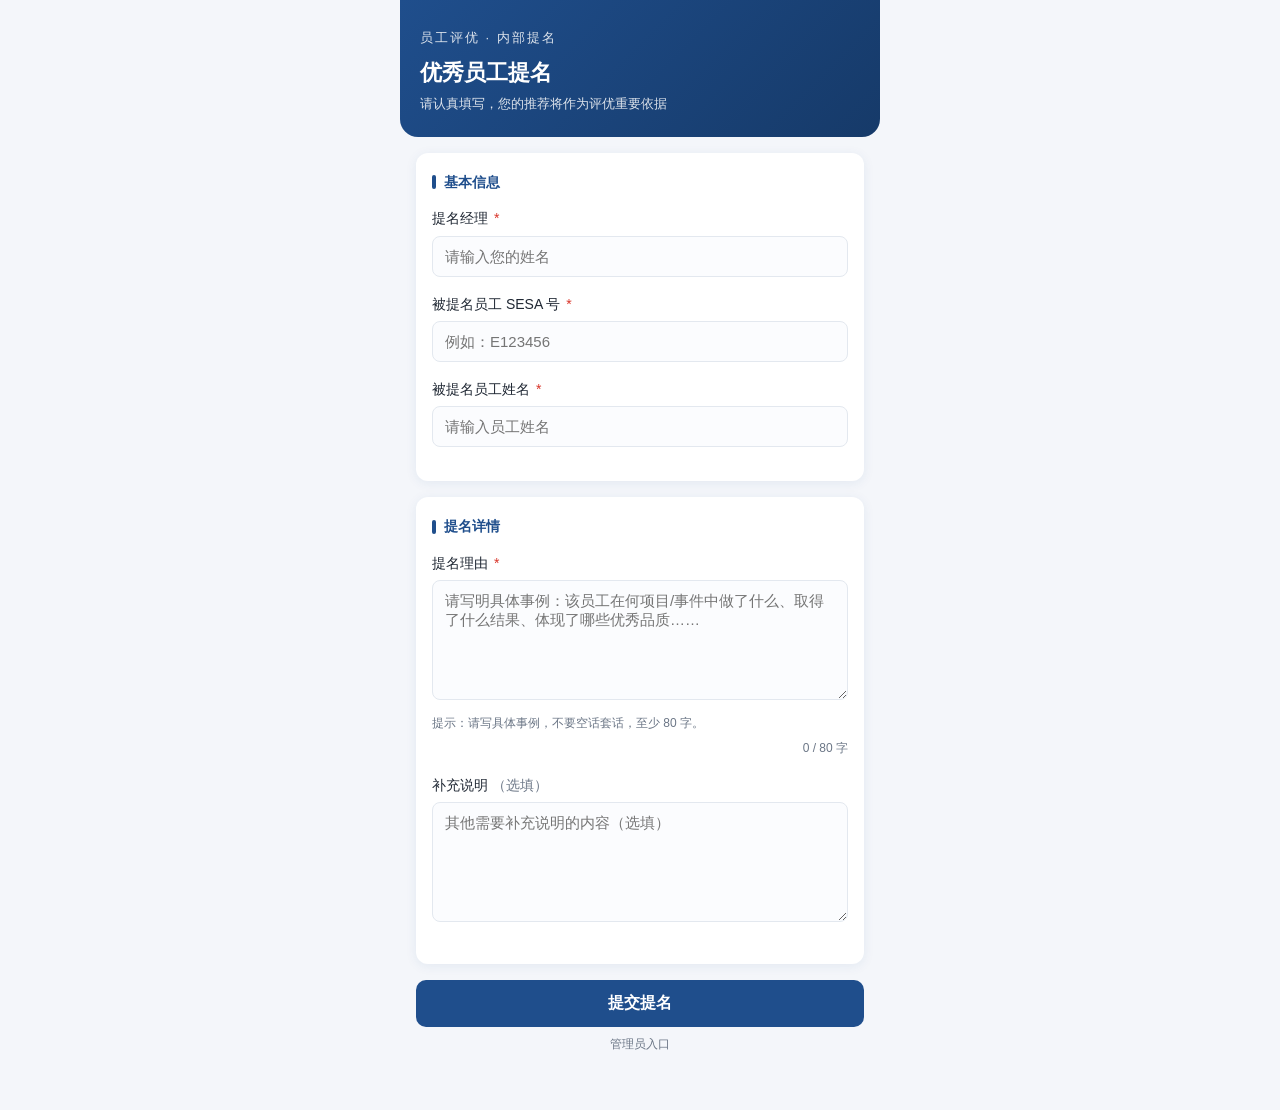
<file: index.html>
<!DOCTYPE html>
<html lang="zh-CN">
<head>
<meta charset="UTF-8">
<meta name="viewport" content="width=device-width, initial-scale=1.0, maximum-scale=1.0, user-scalable=no">
<title>优秀员工提名 · H5</title>
<style>
  :root{
    --primary:#1f4e8c; --primary-dark:#163a69; --primary-soft:#eaf1fb;
    --bg:#f4f6fa; --card:#fff; --text:#1f2733; --muted:#6b7686;
    --border:#e3e8ef; --danger:#d9362b; --success:#1f9d55;
    --radius:12px; --shadow:0 2px 12px rgba(31,78,140,.08);
  }
  *{box-sizing:border-box}
  body{margin:0;font-family:-apple-system,BlinkMacSystemFont,"Segoe UI","PingFang SC","Hiragino Sans GB","Microsoft YaHei",sans-serif;background:var(--bg);color:var(--text);line-height:1.6;-webkit-font-smoothing:antialiased}
  .app-shell{max-width:480px;margin:0 auto;min-height:100vh;background:var(--bg);padding-bottom:32px}
  .app-header{background:linear-gradient(135deg,var(--primary),var(--primary-dark));color:#fff;padding:28px 20px 22px;border-bottom-left-radius:18px;border-bottom-right-radius:18px}
  .app-header .brand{font-size:13px;letter-spacing:2px;opacity:.85}
  .app-header h1{margin:6px 0 4px;font-size:22px;font-weight:600}
  .app-header p{margin:0;font-size:13px;opacity:.85}
  .card{background:var(--card);border-radius:var(--radius);box-shadow:var(--shadow);margin:16px;padding:18px 16px}
  .section-title{font-size:14px;font-weight:600;color:var(--primary);margin:0 0 14px;display:flex;align-items:center;gap:8px}
  .section-title::before{content:"";width:4px;height:14px;background:var(--primary);border-radius:2px}
  .field{margin-bottom:16px}
  .field label{display:block;font-size:14px;font-weight:500;margin-bottom:6px}
  .field .req{color:var(--danger);margin-left:2px}
  .field input,.field textarea{width:100%;padding:11px 12px;font-size:15px;color:var(--text);background:#fbfcfe;border:1px solid var(--border);border-radius:8px;outline:none;transition:border-color .15s,box-shadow .15s;font-family:inherit}
  .field input:focus,.field textarea:focus{border-color:var(--primary);box-shadow:0 0 0 3px var(--primary-soft);background:#fff}
  .field textarea{resize:vertical;min-height:120px}
  .field .hint{font-size:12px;color:var(--muted);margin-top:6px}
  .field .counter{font-size:12px;color:var(--muted);margin-top:6px;text-align:right}
  .field .counter.ok{color:var(--success)} .field .counter.bad{color:var(--danger)}
  .field .err{font-size:12px;color:var(--danger);margin-top:6px;display:none}
  .field.invalid .err{display:block}
  .field.invalid input,.field.invalid textarea{border-color:var(--danger)}
  .btn{display:block;width:100%;padding:13px;font-size:16px;font-weight:600;color:#fff;background:var(--primary);border:none;border-radius:10px;cursor:pointer;transition:background .15s,transform .05s}
  .btn:hover{background:var(--primary-dark)} .btn:active{transform:scale(.99)}
  .btn.secondary{background:#fff;color:var(--primary);border:1px solid var(--primary)}
  .btn.ghost{background:transparent;color:var(--muted);border:1px solid var(--border)}
  .toast{position:fixed;left:50%;bottom:28px;transform:translateX(-50%) translateY(20px);background:var(--text);color:#fff;padding:12px 18px;border-radius:10px;font-size:14px;opacity:0;pointer-events:none;transition:opacity .25s,transform .25s;max-width:90%;z-index:50}
  .toast.show{opacity:1;transform:translateX(-50%) translateY(0)} .toast.success{background:var(--success)} .toast.error{background:var(--danger)}
  .success-box{text-align:center;padding:40px 20px}
  .success-box .check{width:64px;height:64px;border-radius:50%;background:var(--success);color:#fff;font-size:34px;line-height:64px;margin:0 auto 16px}
  .admin-link{text-align:center;font-size:12px;color:var(--muted);margin:8px 0 24px}
  .admin-link a{color:var(--muted);text-decoration:none}
  /* 后台 */
  .admin-shell{max-width:1100px;margin:0 auto;padding:24px 16px 60px}
  .admin-header{display:flex;align-items:center;justify-content:space-between;flex-wrap:wrap;gap:12px;margin-bottom:18px}
  .admin-header h1{font-size:20px;color:var(--primary);margin:0}
  .toolbar{display:flex;gap:10px;flex-wrap:wrap;align-items:center}
  .toolbar input{padding:9px 12px;border:1px solid var(--border);border-radius:8px;font-size:14px;min-width:220px}
  .stat-row{display:flex;gap:12px;flex-wrap:wrap;margin-bottom:16px}
  .stat{flex:1;min-width:140px;background:#fff;border-radius:var(--radius);box-shadow:var(--shadow);padding:14px 16px}
  .stat .num{font-size:26px;font-weight:700;color:var(--primary)} .stat .lbl{font-size:13px;color:var(--muted)}
  table.nom{width:100%;border-collapse:collapse;background:#fff;border-radius:var(--radius);overflow:hidden;box-shadow:var(--shadow);font-size:14px}
  table.nom th,table.nom td{padding:11px 12px;text-align:left;border-bottom:1px solid var(--border);vertical-align:top}
  table.nom th{background:var(--primary-soft);color:var(--primary-dark);font-weight:600}
  table.nom tr:last-child td{border-bottom:none}
  table.nom .reason-cell{max-width:360px;white-space:pre-wrap}
  .tag{display:inline-block;padding:2px 8px;border-radius:6px;background:var(--primary-soft);color:var(--primary-dark);font-size:12px}
  .empty{text-align:center;color:var(--muted);padding:40px}
  .login-card{max-width:380px;margin:80px auto;background:#fff;border-radius:var(--radius);box-shadow:var(--shadow);padding:28px 24px}
  .login-card h2{margin:0 0 4px;color:var(--primary)} .login-card p{color:var(--muted);font-size:13px;margin:0 0 18px}
  .login-card .err{color:var(--danger);font-size:13px;min-height:18px;margin-top:8px}
  .hidden{display:none!important}
  @media(max-width:600px){table.nom{font-size:13px}table.nom .reason-cell{max-width:200px}}
</style>
</head>
<body>

<!-- ============ 提名表单（小程序页） ============ -->
<div class="app-shell" id="formView">
  <header class="app-header">
    <div class="brand">员工评优 · 内部提名</div>
    <h1>优秀员工提名</h1>
    <p>请认真填写，您的推荐将作为评优重要依据</p>
  </header>

  <form id="form" novalidate>
    <div class="card">
      <div class="section-title">基本信息</div>
      <div class="field" id="f-manager">
        <label>提名经理 <span class="req">*</span></label>
        <input type="text" id="manager_name" placeholder="请输入您的姓名" autocomplete="off">
        <div class="err"></div>
      </div>
      <div class="field" id="f-sesa">
        <label>被提名员工 SESA 号 <span class="req">*</span></label>
        <input type="text" id="sesa_id" placeholder="例如：E123456" autocomplete="off">
        <div class="err"></div>
      </div>
      <div class="field" id="f-emp">
        <label>被提名员工姓名 <span class="req">*</span></label>
        <input type="text" id="employee_name" placeholder="请输入员工姓名" autocomplete="off">
        <div class="err"></div>
      </div>
    </div>

    <div class="card">
      <div class="section-title">提名详情</div>
      <div class="field" id="f-reason">
        <label>提名理由 <span class="req">*</span></label>
        <textarea id="reason" placeholder="请写明具体事例：该员工在何项目/事件中做了什么、取得了什么结果、体现了哪些优秀品质……"></textarea>
        <div class="hint">提示：请写具体事例，不要空话套话，至少 80 字。</div>
        <div class="counter" id="reason-counter">0 / 80 字</div>
        <div class="err"></div>
      </div>
      <div class="field" id="f-supplement">
        <label>补充说明 <span style="color:var(--muted);font-weight:400">（选填）</span></label>
        <textarea id="supplement" placeholder="其他需要补充说明的内容（选填）"></textarea>
      </div>
    </div>

    <div style="padding:0 16px">
      <button type="submit" class="btn" id="submitBtn">提交提名</button>
    </div>
  </form>

  <div class="admin-link"><a href="#admin">管理员入口</a></div>
</div>

<!-- ============ 管理员后台 ============ -->
<div class="admin-shell hidden" id="adminView">
  <div class="admin-header">
    <h1>优秀员工提名 · 管理后台</h1>
    <div class="toolbar">
      <input type="text" id="search" placeholder="搜索经理 / SESA / 姓名 / 理由…">
      <button class="btn secondary" style="width:auto;padding:9px 16px" id="exportBtn">导出 CSV</button>
      <button class="btn ghost" style="width:auto;padding:9px 16px" id="backBtn">返回表单</button>
    </div>
  </div>
  <div class="stat-row">
    <div class="stat"><div class="num" id="statTotal">0</div><div class="lbl">提名总数</div></div>
    <div class="stat"><div class="num" id="statEmp">0</div><div class="lbl">被提名人数</div></div>
    <div class="stat"><div class="num" id="statMgr">0</div><div class="lbl">参与经理数</div></div>
  </div>
  <table class="nom">
    <thead><tr><th>#</th><th>提名经理</th><th>SESA 号</th><th>员工姓名</th><th>提名理由</th><th>补充说明</th><th>提交时间</th></tr></thead>
    <tbody id="tbody"></tbody>
  </table>
  <div class="empty hidden" id="empty">没有匹配的提名记录</div>
</div>

<!-- 管理员登录弹层 -->
<div class="login-card hidden" id="loginCard" style="position:fixed;inset:0;margin:auto;height:fit-content;z-index:60">
  <h2>管理员登录</h2>
  <p>请输入管理员密码</p>
  <div class="field" style="margin-bottom:8px">
    <input type="password" id="adminPwd" placeholder="管理员密码" autocomplete="off">
  </div>
  <div class="err" id="loginErr"></div>
  <button class="btn" id="loginBtn">登录</button>
</div>

<div class="toast" id="toast"></div>

<script>
/* ===================== 配置 ===================== */
const CONFIG = {
  minReason: 80,
  adminPassword: "admin888",
  // 若需集中式数据库，可在此填入后端地址（留空则用浏览器本地存储）。
  // 后端需提供：POST {base}/nominate 与 GET {base}/nominations，返回 {ok, items/errors}
  backendUrl: ""
};
const STORE_KEY = "nominations_h5";

/* ===================== 工具 ===================== */
function $(id){return document.getElementById(id)}
function countChars(s){return (s||"").trim().length}
function toast(msg,type){const t=$("toast");t.textContent=msg;t.className="toast show "+(type||"");setTimeout(()=>t.className="toast "+(type||""),2200)}
function nowStr(){const d=new Date();const p=n=>String(n).padStart(2,"0");return `${d.getFullYear()}-${p(d.getMonth()+1)}-${p(d.getDate())} ${p(d.getHours())}:${p(d.getMinutes())}:${p(d.getSeconds())}`}

/* ===================== 数据读写 ===================== */
async function loadAll(){
  if(CONFIG.backendUrl){
    const r=await fetch(CONFIG.backendUrl+"/nominations",{credentials:"include"});
    const j=await r.json(); return j.items||[];
  }
  try{return JSON.parse(localStorage.getItem(STORE_KEY)||"[]")}catch(e){return []}
}
async function saveAll(list){
  if(CONFIG.backendUrl){
    // 后端模式下提交走 /nominate，这里仅用于本地回显，无需实现
    return;
  }
  localStorage.setItem(STORE_KEY,JSON.stringify(list));
}
async function submitOne(item){
  if(CONFIG.backendUrl){
    const r=await fetch(CONFIG.backendUrl+"/nominate",{method:"POST",headers:{"Content-Type":"application/json"},credentials:"include",body:JSON.stringify(item)});
    return await r.json();
  }
  const list=await loadAll();
  item.id=list.length?Math.max(...list.map(x=>x.id||0))+1:1;
  item.created_at=nowStr();
  list.push(item); await saveAll(list);
  return {ok:true,message:"提名提交成功，感谢您的推荐！"};
}

/* ===================== 表单 ===================== */
const reasonEl=$("reason"), counterEl=$("reason-counter");
function updateCounter(){const n=countChars(reasonEl.value);counterEl.textContent=n+" / "+CONFIG.minReason+" 字";counterEl.classList.toggle("ok",n>=CONFIG.minReason);counterEl.classList.toggle("bad",n>0&&n<CONFIG.minReason)}
reasonEl.addEventListener("input",updateCounter); updateCounter();

function setError(fid,msg){const f=$(fid);f.classList.add("invalid");const e=f.querySelector(".err");if(e)e.textContent=msg||""}
function clearError(fid){$(fid).classList.remove("invalid")}

$("form").addEventListener("submit",async function(e){
  e.preventDefault();
  ["f-manager","f-sesa","f-emp","f-reason"].forEach(clearError);
  const payload={
    manager_name:$("manager_name").value.trim(),
    sesa_id:$("sesa_id").value.trim(),
    employee_name:$("employee_name").value.trim(),
    reason:reasonEl.value.trim(),
    supplement:$("supplement").value.trim()
  };
  let ok=true;
  if(!payload.manager_name){setError("f-manager","请填写提名经理");ok=false}
  if(!payload.sesa_id){setError("f-sesa","请填写被提名员工 SESA 号");ok=false}
  if(!payload.employee_name){setError("f-emp","请填写被提名员工姓名");ok=false}
  if(!payload.reason){setError("f-reason","请填写提名理由");ok=false}
  else if(countChars(payload.reason)<CONFIG.minReason){setError("f-reason","提名理由至少需 "+CONFIG.minReason+" 字，请补充具体事例");ok=false}
  if(!ok){toast("请检查表单中标红的项","error");return}

  const btn=$("submitBtn");btn.disabled=true;btn.textContent="提交中…";
  try{
    const data=await submitOne(payload);
    if(data.ok){
      $("formView").innerHTML='<div class="card success-box"><div class="check">✓</div><h2>提交成功</h2><p>'+(data.message||"")+'</p><p style="color:var(--muted);font-size:13px">您可关闭此页面。</p></div>';
      toast("提交成功","success");
    }else if(data.errors){
      for(const k in data.errors){const m={manager_name:"f-manager",sesa_id:"f-sesa",employee_name:"f-emp",reason:"f-reason"};if(m[k])setError(m[k],data.errors[k])}
      toast("提交失败，请检查表单","error");btn.disabled=false;btn.textContent="提交提名";
    }else{toast("提交失败，请重试","error");btn.disabled=false;btn.textContent="提交提名"}
  }catch(err){toast("网络错误，请重试","error");btn.disabled=false;btn.textContent="提交提名"}
});

/* ===================== 管理员 ===================== */
function showAdmin(){if(sessionStorage.getItem("admin_h5")==="1"){renderAdmin();return}$("loginCard").classList.remove("hidden")}
function hideAdmin(){$("adminView").classList.add("hidden");$("formView").classList.remove("hidden");location.hash=""}

$("loginBtn").addEventListener("click",async function(){
  const pw=$("adminPwd").value;
  if(pw===CONFIG.adminPassword){sessionStorage.setItem("admin_h5","1");$("loginCard").classList.add("hidden");renderAdmin()}
  else{$("loginErr").textContent="密码错误"}
});
$("adminPwd").addEventListener("keydown",e=>{if(e.key==="Enter")$("loginBtn").click()});

$("backBtn").addEventListener("click",hideAdmin);

async function renderAdmin(){
  $("formView").classList.add("hidden");
  $("adminView").classList.remove("hidden");
  const items=await loadAll();
  const tbody=$("tbody");tbody.innerHTML="";
  items.forEach(it=>{
    const tr=document.createElement("tr");
    tr.innerHTML=`<td>${it.id}</td><td>${esc(it.manager_name)}</td><td><span class="tag">${esc(it.sesa_id)}</span></td><td>${esc(it.employee_name)}</td><td class="reason-cell">${esc(it.reason)}</td><td class="reason-cell">${esc(it.supplement||"—")}</td><td style="white-space:nowrap">${esc(it.created_at||"")}</td>`;
    tbody.appendChild(tr);
  });
  $("statTotal").textContent=items.length;
  $("statEmp").textContent=new Set(items.map(i=>i.employee_name)).size;
  $("statMgr").textContent=new Set(items.map(i=>i.manager_name)).size;
  bindSearch();
}
function esc(s){return String(s==null?"":s).replace(/[&<>"]/g,c=>({"&":"&amp;","<":"&lt;",">":"&gt;",'"':"&quot;"}[c]))}
function bindSearch(){
  $("search").oninput=function(){
    const q=this.value.trim().toLowerCase();let shown=0;
    Array.from($("tbody").children).forEach(r=>{const m=!q||r.textContent.toLowerCase().includes(q);r.style.display=m?"":"none";if(m)shown++});
    $("empty").classList.toggle("hidden",shown!==0);
  };
}
$("exportBtn").addEventListener("click",async function(){
  const items=await loadAll();
  let csv="\uFEFFID,提名经理,SESA号,员工姓名,提名理由,补充说明,提交时间\r\n";
  items.forEach(i=>{csv+=`${i.id},${i.manager_name},${i.sesa_id},${i.employee_name},${csvCell(i.reason)},${csvCell(i.supplement||"")},${i.created_at||""}\r\n`});
  const blob=new Blob([csv],{type:"text/csv;charset=utf-8"});
  const a=document.createElement("a");a.href=URL.createObjectURL(blob);a.download="nominations.csv";a.click();
  toast("已导出 CSV","success");
});
function csvCell(v){v=String(v==null?"":v);return /[",\r\n]/.test(v)?'"'+v.replace(/"/g,'""')+'"':v}

/* ===================== 路由 ===================== */
window.addEventListener("hashchange",()=>{if(location.hash==="#admin")showAdmin();else hideAdmin()});
if(location.hash==="#admin")showAdmin();
</script>
</body>
</html>
</file>
